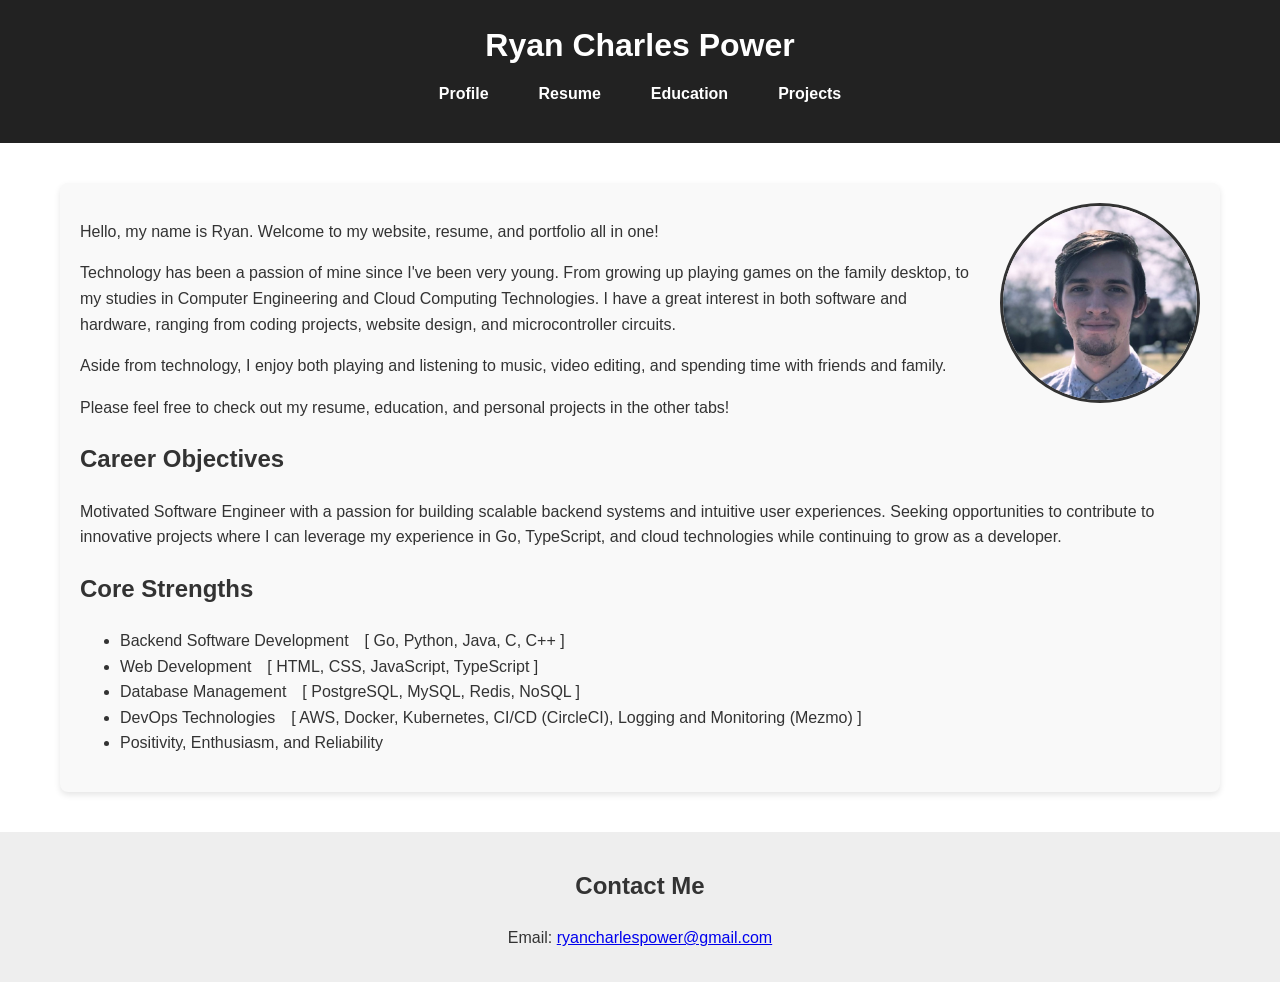
<file: index.html>
<!DOCTYPE html>
<html lang="en">

    <head>
        <meta charset="UTF-8">
        <link rel="stylesheet" href="css/styles.css">
        <title>Ryan Charles Power | Portfolio</title>

        <!-- FAVICONS -->
        <link rel="icon" type="image/png" sizes="32x32" href="resources/favicon-32x32.png">
        <link rel="icon" type="image/png" sizes="16x16" href="resources/favicon-16x16.png">
    </head>

    <body>
        <header>
            <h1>Ryan Charles Power</h1>

            <nav>
                <ul>
                    <li><a href="index.html">Profile</a></li>
                    <li><a href="resume.html">Resume</a></li>
                    <li><a href="education.html">Education</a></li>
                    <li><a href="projects.html">Projects</a></li>
                </ul>
            </nav>
        </header>

        <main>
            <section>
                <img class="right-circle" src="resources/profile_pic_2020.jpg" alt="Description of image">
                
                <p>
                    Hello, my name is Ryan. Welcome to my website, resume, and portfolio all in one!</p>
                <p>
                    Technology has been a passion of mine since I've been very young.
                    From growing up playing games on the family desktop, 
                    to my studies in Computer Engineering and Cloud Computing Technologies.
                    I have a great interest in both software and hardware, 
                    ranging from coding projects, website design, and microcontroller circuits.
                </p>
                <p>
                    Aside from technology, I enjoy both playing and listening to music, 
                    video editing, and spending time with friends and family.
                </p>
                <p>
                    Please feel free to check out my resume, education, and personal projects in the other tabs!
                </p>

                <h2>Career Objectives</h2>
                <p>
                    Motivated Software Engineer with a passion for building scalable backend systems and intuitive user experiences.
                    Seeking opportunities to contribute to innovative projects where I can leverage my experience in Go, TypeScript, 
                    and cloud technologies while continuing to grow as a developer.</p>

                <h2>Core Strengths</h2>
                <ul>
                    <li>Backend Software Development&emsp;[ Go, Python, Java, C, C++ ]</li>
                    <li>Web Development&emsp;[ HTML, CSS, JavaScript, TypeScript ]</li>
                    <li>Database Management&emsp;[ PostgreSQL, MySQL, Redis, NoSQL ]</li>
                    <li>DevOps Technologies&emsp;[ AWS, Docker, Kubernetes, CI/CD (CircleCI), Logging and Monitoring (Mezmo) ]</li>
                    <li>Positivity, Enthusiasm, and Reliability</li>
                </ul>
            </section>
        </main>

        <footer>
            <h2>Contact Me</h2>
            <p>Email: <a href="mailto:ryancharlespower@gmail.com">ryancharlespower@gmail.com</a></p>
        </footer>
    </body>
</html>
</file>
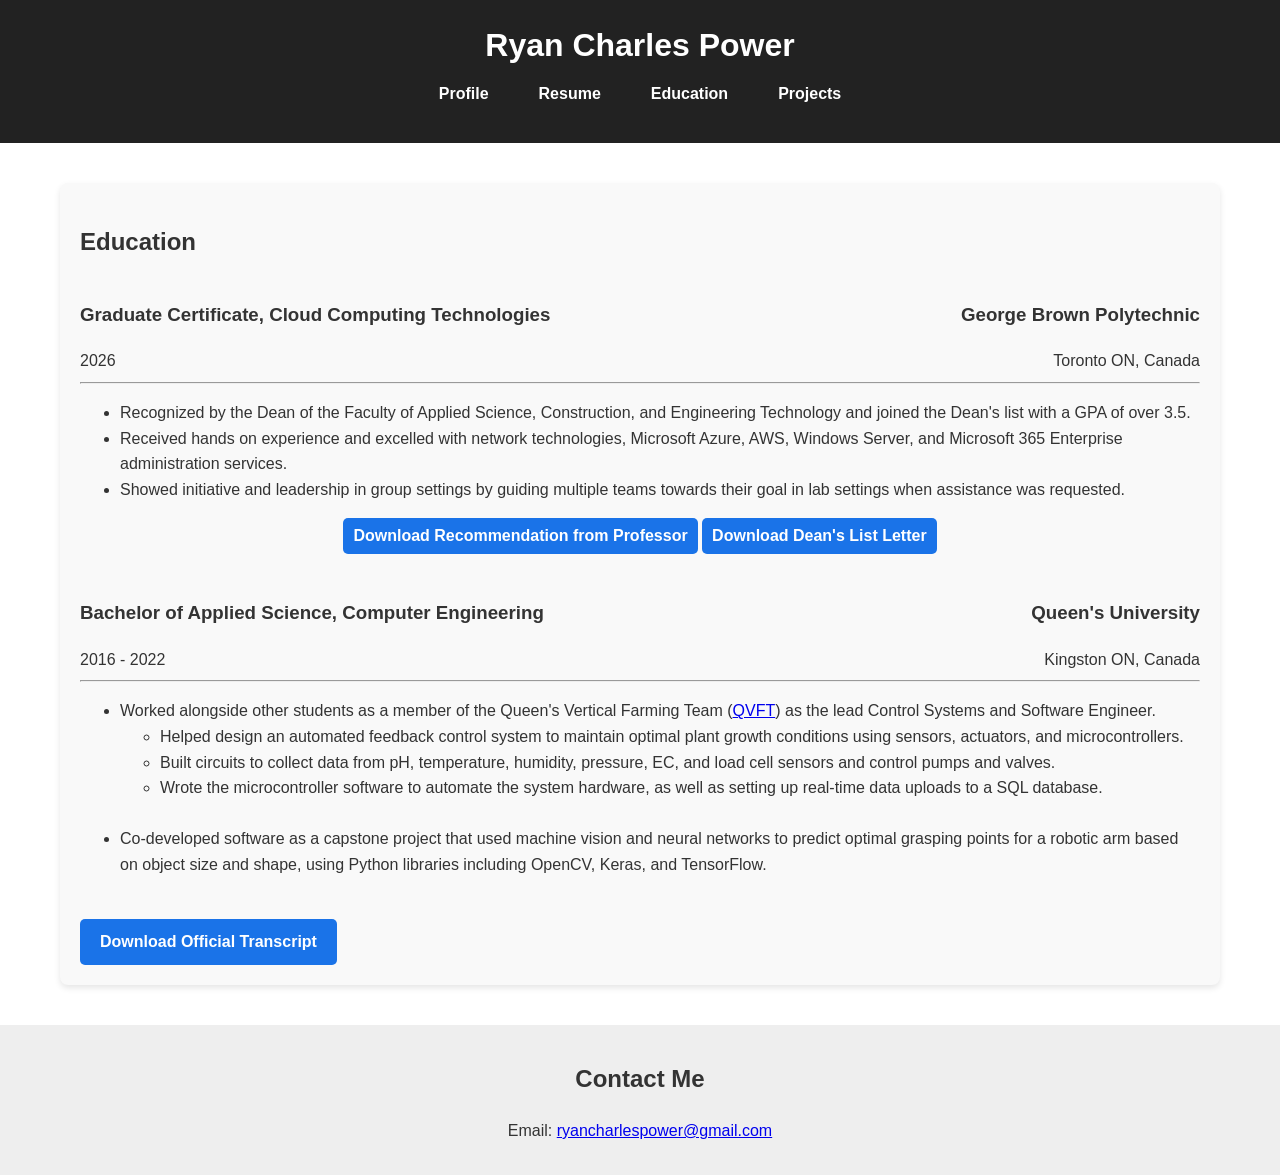
<file: education.html>
<!DOCTYPE html>
<html lang="en">

    <head>
        <meta charset="UTF-8">
        <link rel="stylesheet" href="css/styles.css">
        <title>Ryan Charles Power | Portfolio</title>

        <!-- FAVICONS -->
        <link rel="icon" type="image/png" sizes="32x32" href="resources/favicon-32x32.png">
        <link rel="icon" type="image/png" sizes="16x16" href="resources/favicon-16x16.png">
    </head>

    <body>
        <header>
            <h1>Ryan Charles Power</h1>

            <nav>
                <ul>
                    <li><a href="index.html">Profile</a></li>
                    <li><a href="resume.html">Resume</a></li>
                    <li><a href="education.html">Education</a></li>
                    <li><a href="projects.html">Projects</a></li>
                </ul>
            </nav>
        </header>

        <main>
            <section>
                <h2>Education</h2>

                <!--George Brown Polytechnic-->
                <div class="container">
                    <div class="left-text"><h3>Graduate Certificate, Cloud Computing Technologies</h3></div>
                    <div class="right-text"><h3>George Brown Polytechnic</h3></div>
                </div>
                <div class="container">
                    <div class="left-text">2026</div>
                    <div class="right-text">Toronto ON, Canada</div>
                </div>
                <hr>
                <ul>
                    <li>Recognized by the Dean of the Faculty of Applied Science, Construction, and Engineering Technology and joined the Dean's list with a GPA of over 3.5.</li>
                    <li>Received hands on experience and excelled with network technologies, Microsoft Azure, AWS, Windows Server, and Microsoft 365 Enterprise administration services.</li>
                    <li>Showed initiative and leadership in group settings by guiding multiple teams towards their goal in lab settings when assistance was requested.</li>
                </ul>
                <div class="reference_div_center">
                    <a href="resources/Recommendation_Letter_George.pdf" download class="reference_button" target="_blank" rel="noopener noreferrer">Download Recommendation from Professor</a>
                    <a href="resources/GeorgeBrown_Deans_List_Letter.pdf" download class="reference_button" target="_blank" rel="noopener noreferrer">Download Dean's List Letter</a>
                </div>

                <!--Queen's University-->
                <br>
                <div class="container">
                    <div class="left-text"><h3>Bachelor of Applied Science, Computer Engineering</h3></div>
                    <div class="right-text"><h3>Queen's University</h3></div>
                </div>
                <div class="container">
                    <div class="left-text">2016 - 2022</div>
                    <div class="right-text">Kingston ON, Canada</div>
                </div>
                <hr>
                <ul>
                    <li>Worked alongside other students as a member of the Queen's Vertical Farming Team (<a href="https://qvft.ca/" target="_blank" rel="noopener noreferrer">QVFT</a>) as the lead Control Systems and Software Engineer. 
                    <ul>
                        <li>Helped design an automated feedback control system to maintain optimal plant growth conditions using sensors, actuators, and microcontrollers.</li>
                        <li>Built circuits to collect data from pH, temperature, humidity, pressure, EC, and load cell sensors and control pumps and valves.</li>
                        <li>Wrote the microcontroller software to automate the system hardware, as well as setting up real-time data uploads to a SQL database.</li>
                    </ul>
                    </li>
                    <br>
                    <li>Co-developed software as a capstone project that used machine vision and neural networks to predict optimal grasping points for a robotic arm based on object size and shape, using Python libraries including OpenCV, Keras, and TensorFlow.</li>
                </ul>
                <br>
                <a href="resources/Queens_Transcript.pdf" download class="resume_button" target="_blank" rel="noopener noreferrer">Download Official Transcript</a>
            </section>
        </main>

        <footer>
            <h2>Contact Me</h2>
            <p>Email: <a href="mailto:ryancharlespower@gmail.com">ryancharlespower@gmail.com</a></p>
        </footer>
    </body>
</html>
</file>
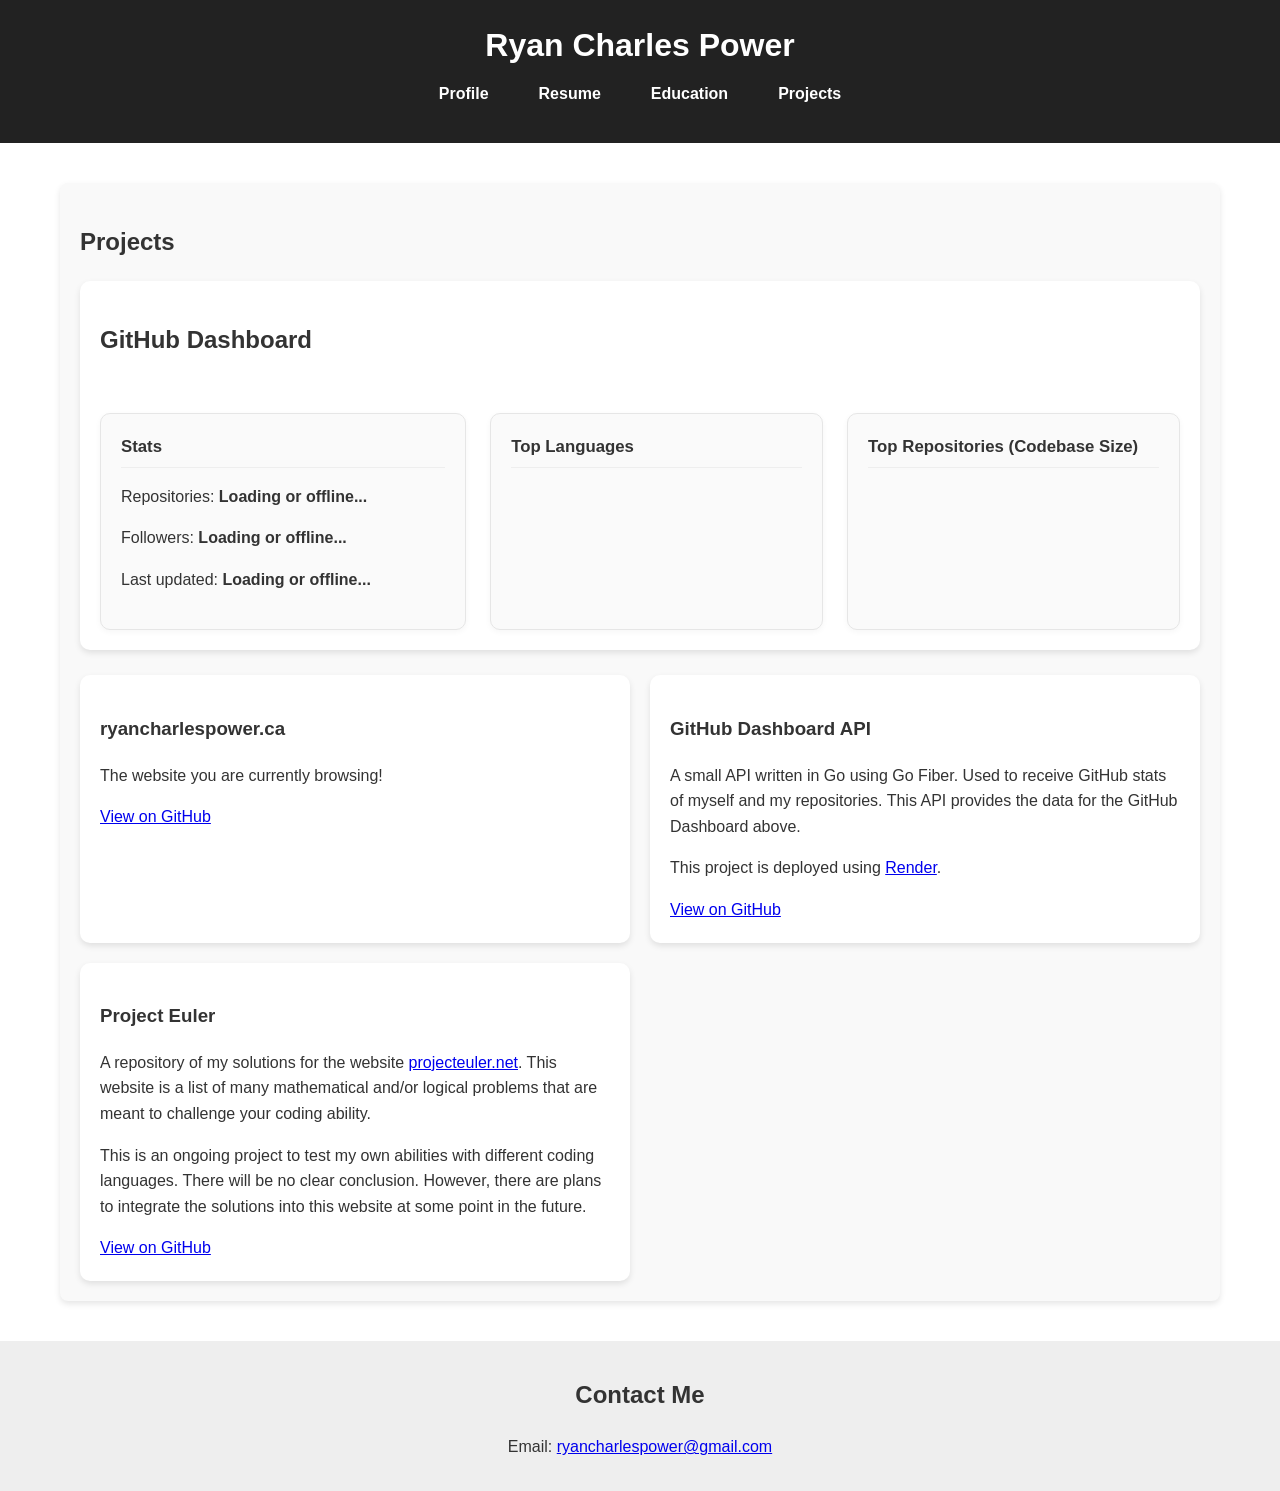
<file: projects.html>
<!DOCTYPE html>
<html lang="en">

    <head>
        <meta charset="UTF-8">
        <link rel="stylesheet" href="css/styles.css">
        <title>Ryan Charles Power | Portfolio</title>

        <!-- FAVICONS -->
        <link rel="icon" type="image/png" sizes="32x32" href="resources/favicon-32x32.png">
        <link rel="icon" type="image/png" sizes="16x16" href="resources/favicon-16x16.png">
    </head>

    <body>
        <header>
            <h1>Ryan Charles Power</h1>

            <nav>
                <ul>
                    <li><a href="index.html">Profile</a></li>
                    <li><a href="resume.html">Resume</a></li>
                    <li><a href="education.html">Education</a></li>
                    <li><a href="projects.html">Projects</a></li>
                </ul>
            </nav>
        </header>

        <main>
            <section>
                <h2>Projects</h2>

                <div class="project-card">
                    <h2>GitHub Dashboard</h2>

                    <div class="github-profile">
                        <img id="avatar" class="github-avatar">
                        <div>
                            <a href="https://github.com/ryan-charles-power">
                                <h3 id="username" href=""></h3>
                            </a>
                            <p id="bio"></p>
                        </div>
                    </div>

                    <div class="dashboard-container">
                        <div class="dashboard-card">
                            <h3>Stats</h3>
                            <p>Repositories: <span id="repos">Loading or offline...</span></p>
                            <p>Followers: <span id="followers">Loading or offline...</span></p>
                            <p>Last updated: <span id="lastUpdated">Loading or offline...</span></p>
                        </div>

                        <div class="dashboard-card">
                            <h3>Top Languages</h3>
                            <ul id="languages"></ul>
                        </div>

                        <div class="dashboard-card">
                            <h3>Top Repositories (Codebase Size)</h3>
                            <ul id="reposList"></ul>
                        </div>
                    </div>
                </div>
                <script src="js/github.js"></script>
                <br>

                <div class="projects-grid">
                    <div class="project-card">
                        <h3>ryancharlespower.ca</h3>
                        <p>The website you are currently browsing!</p>
                        <a href="https://github.com/ryan-charles-power/ryancharlespower.ca" target="_blank">View on GitHub</a>
                    </div>

                    <div class="project-card">
                       <h3>GitHub Dashboard API</h3>
                        <p>
                            A small API written in Go using Go Fiber. 
                            Used to receive GitHub stats of myself and my repositories. 
                            This API provides the data for the GitHub Dashboard above.
                        </p>
                        <p>
                            This project is deployed using <a href="https://render.com/" target="_blank">Render</a>.
                        </p>
                        <a href="https://github.com/ryan-charles-power/ryan-github-api" target="_blank">View on GitHub</a>
                    </div>

                    <div class="project-card">
                        <h3>Project Euler</h3>
                        <p>
                            A repository of my solutions for the website <a href="https://projecteuler.net/" target="_blank" rel="noopener noreferrer">projecteuler.net</a>. 
                            This website is a list of many mathematical and/or logical problems that are meant to challenge your coding ability.
                        </p>
                        <p>
                            This is an ongoing project to test my own abilities with different coding languages.
                            There will be no clear conclusion. However, there are plans to integrate the solutions into this website at some point in the future.
                        </p>
                        <a href="https://github.com/ryan-charles-power/project-euler" target="_blank">View on GitHub</a>
                    </div>
                </div>
            </section>
        </main>

        <footer>
            <h2>Contact Me</h2>
            <p>Email: <a href="mailto:ryancharlespower@gmail.com">ryancharlespower@gmail.com</a></p>
        </footer>
    </body>
</html>
</file>
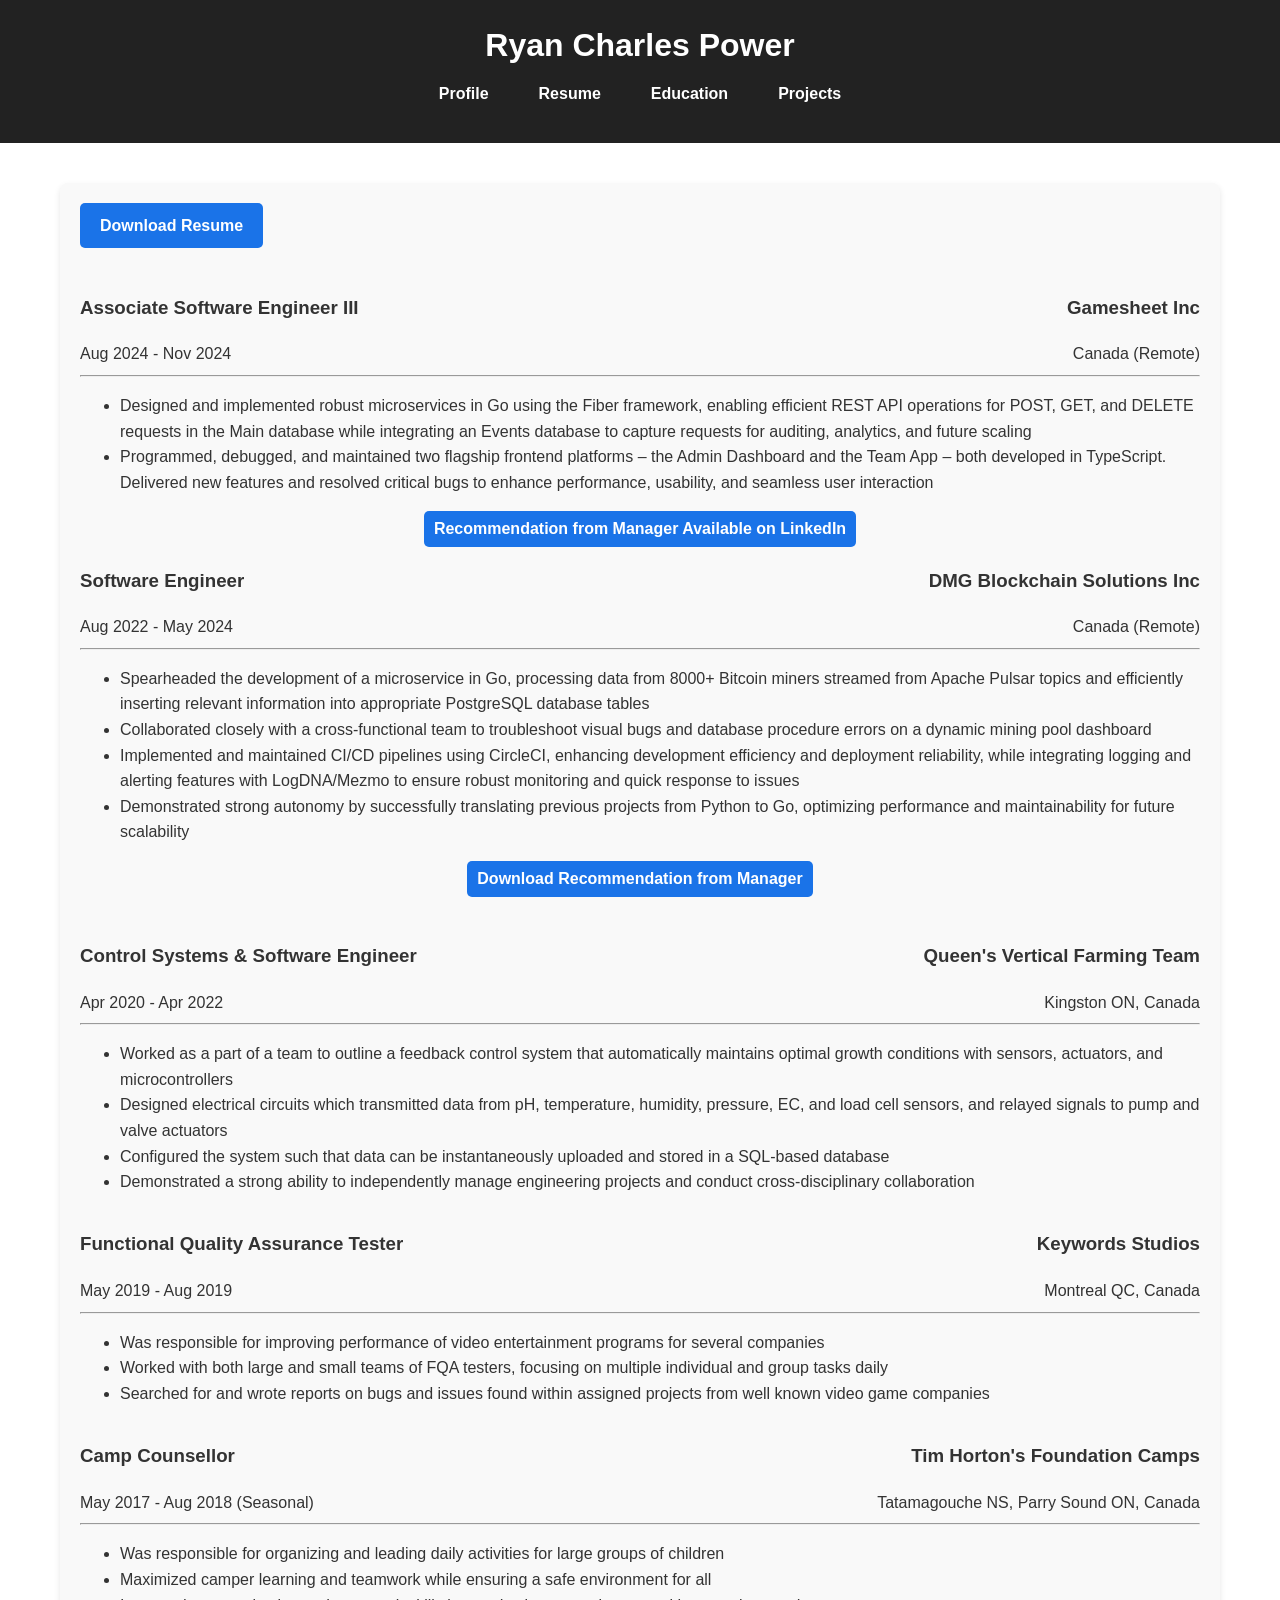
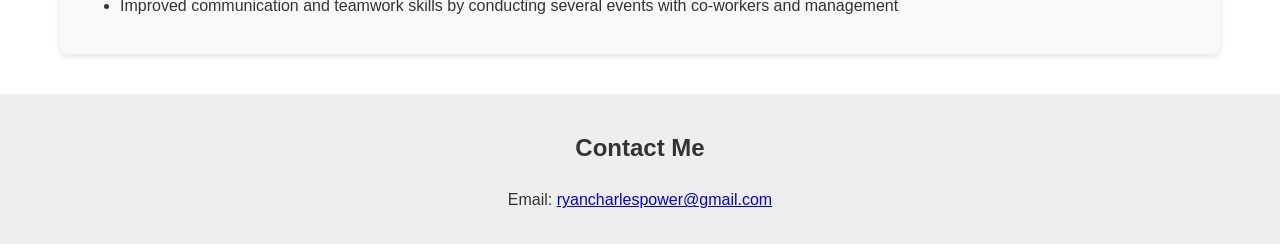
<file: resume.html>
<!DOCTYPE html>
<html lang="en">

    <head>
        <meta charset="UTF-8">
        <link rel="stylesheet" href="css/styles.css">
        <title>Ryan Charles Power | Portfolio</title>

        <!-- FAVICONS -->
        <link rel="icon" type="image/png" sizes="32x32" href="resources/favicon-32x32.png">
        <link rel="icon" type="image/png" sizes="16x16" href="resources/favicon-16x16.png">
    </head>

    <body>
        <header>
            <h1>Ryan Charles Power</h1>

            <nav>
                <ul>
                    <li><a href="index.html">Profile</a></li>
                    <li><a href="resume.html">Resume</a></li>
                    <li><a href="education.html">Education</a></li>
                    <li><a href="projects.html">Projects</a></li>
                </ul>
            </nav>
        </header>

        <main>
            <section>
                <a href="resources/Ryan_Power_Resume_2026.pdf" download class="resume_button" target="_blank" rel="noopener noreferrer">Download Resume</a>
                <br><br>

                <!--Gamesheet Inc-->
                <div class="container">
                    <div class="left-text"><h3>Associate Software Engineer III</h3></div>
                    <div class="right-text"><h3>Gamesheet Inc</h3></div>
                </div>
                <div class="container">
                    <div class="left-text">Aug 2024 - Nov 2024</div>
                    <div class="right-text">Canada (Remote)</div>
                </div>
                <hr>
                <ul>
                    <li>Designed and implemented robust microservices in Go using the Fiber framework, enabling efficient REST API operations for POST, GET, and DELETE 
                        requests in the Main database while integrating an Events database to capture requests for auditing, analytics, and future scaling</li>
                    <li>Programmed, debugged, and maintained two flagship frontend platforms – the Admin Dashboard and the Team App – both developed in TypeScript. 
                        Delivered new features and resolved critical bugs to enhance performance, usability, and seamless user interaction</li>
                </ul>
                <div class="reference_div_center">
                    <a href="https://www.linkedin.com/in/ryancharlespower/" class="reference_button" target="_blank" rel="noopener noreferrer">Recommendation from Manager Available on LinkedIn</a>
                </div>

                <!--DMG Blockchain Solutions Ince-->
                <div class="container">
                    <div class="left-text"><h3>Software Engineer</h3></div>
                    <div class="right-text"><h3>DMG Blockchain Solutions Inc</h3></div>
                </div>
                <div class="container">
                    <div class="left-text">Aug 2022 - May 2024</div>
                    <div class="right-text">Canada (Remote)</div>
                </div>
                <hr>
                <ul>
                    <li>Spearheaded the development of a microservice in Go, processing data from 8000+ Bitcoin miners streamed from Apache Pulsar topics and efficiently inserting relevant information into appropriate PostgreSQL database tables</li>
                    <li>Collaborated closely with a cross-functional team to troubleshoot visual bugs and database procedure errors on a dynamic mining pool dashboard</li>
                    <li>Implemented and maintained CI/CD pipelines using CircleCI, enhancing development efficiency and deployment reliability, 
                        while integrating logging and alerting features with LogDNA/Mezmo to ensure robust monitoring and quick response to issues</li>
                    <li>Demonstrated strong autonomy by successfully translating previous projects from Python to Go, optimizing performance and maintainability for future scalability</li>
                </ul>
                <div class="reference_div_center">
                    <a href="resources/Recommendation_Letter_DMG.pdf" download class="reference_button" target="_blank" rel="noopener noreferrer">Download Recommendation from Manager</a>
                </div>
                <br>

                <!--QVFT-->
                <div class="container">
                    <div class="left-text"><h3>Control Systems & Software Engineer</h3></div>
                    <div class="right-text"><h3>Queen's Vertical Farming Team</h3></div>
                </div>
                <div class="container">
                    <div class="left-text">Apr 2020 - Apr 2022</div>
                    <div class="right-text">Kingston ON, Canada</div>
                </div>
                <hr>
                <ul>
                    <li>Worked as a part of a team to outline a feedback control system that automatically maintains optimal growth conditions with sensors, actuators, and microcontrollers</li>
                    <li>Designed electrical circuits which transmitted data from pH, temperature, humidity, pressure, EC, and load cell sensors, and relayed signals to pump and valve actuators</li>
                    <li>Configured the system such that data can be instantaneously uploaded and stored in a SQL-based database</li>
                    <li>Demonstrated a strong ability to independently manage engineering projects and conduct cross-disciplinary collaboration</li>
                </ul>

                <!--Keywords Studios-->
                <div class="container">
                    <div class="left-text"><h3>Functional Quality Assurance Tester</h3></div>
                    <div class="right-text"><h3>Keywords Studios</h3></div>
                </div>
                <div class="container">
                    <div class="left-text">May 2019 - Aug 2019</div>
                    <div class="right-text">Montreal QC, Canada</div>
                </div>
                <hr>
                <ul>
                    <li>Was responsible for improving performance of video entertainment programs for several companies</li>
                    <li>Worked with both large and small teams of FQA testers, focusing on multiple individual and group tasks daily</li>
                    <li>Searched for and wrote reports on bugs and issues found within assigned projects from well known video game companies</li>
                </ul>

                <!--THFC-->
                <div class="container">
                    <div class="left-text"><h3>Camp Counsellor</h3></div>
                    <div class="right-text"><h3>Tim Horton's Foundation Camps</h3></div>
                </div>
                <div class="container">
                    <div class="left-text">May 2017 - Aug 2018 (Seasonal)</div>
                    <div class="right-text">Tatamagouche NS, Parry Sound ON, Canada</div>
                </div>
                <hr>
                <ul>
                    <li>Was responsible for organizing and leading daily activities for large groups of children</li>
                    <li>Maximized camper learning and teamwork while ensuring a safe environment for all</li>
                    <li>Improved communication and teamwork skills by conducting several events with co-workers and management</li>
                </ul>
            </section>
        </main>

        <footer>
            <h2>Contact Me</h2>
            <p>Email: <a href="mailto:ryancharlespower@gmail.com">ryancharlespower@gmail.com</a></p>
        </footer>
    </body>
</html>
</file>
<file: css/styles.css>
/* Reset default browser styles */
* {
    box-sizing: border-box;
}

body {
    margin: 0;
    font-family: 'Roboto', sans-serif;
    color: #333;
    line-height: 1.6;
}

/* Header */
header {
    background-color: #222;
    color: white;
    padding: 20px;
    text-align: center;
    display: flex;
    flex-direction: column;
    align-items: center;
    position: sticky;
    top: 0;
    z-index: 100;
}

header h1 {
    margin: 0;
}

/* Navigation */
nav ul {
    list-style: none;
    padding: 0;
    display: flex;
    gap: 20px;
    margin-top: 10px;
}

nav li {
    display: inline;
    margin: 0 15px;
}

nav a {
    color: white;
    text-decoration: none;
    font-weight: bold;
    transition: color 0.3s ease, transform 0.3s ease;
}

nav a:hover {
    text-decoration: underline;
    color: #f57c00; /* orange accent */
    transform: scale(1.1)
}

/* Main content */
main {
    padding: 40px;
    max-width: 1200px;
    margin: auto;
    padding: 40px 20px;
}

/* Sections */
section {
    background: #f9f9f9;
    padding: 20px;
    border-radius: 8px;
    box-shadow: 0 3px 6px rgba(0,0,0,0.1);
}

/* Footer */
footer {
    text-align: center;
    padding: 15px;
    background: #eee;
}

.resume_button {
    background: #1a73e8;
    color: white;
    padding: 10px 20px;
    border-radius: 5px;
    text-decoration: none;
    font-weight: bold;
    display: inline-block;
    transition: background 0.3s ease;
}

.resume_button:hover {
    background: #155ab6;
}

.reference_button {
    background: #1a73e8;
    color: white;
    padding: 5px 10px;
    border-radius: 5px;
    text-decoration: none;
    font-weight: bold;
    display: inline-block;
    transition: background 0.3s ease;
}

.reference_button:hover {
    background: #155ab6;
}

.reference_div_center {
    text-align: center;
}

.projects-grid {
    display: grid;
    grid-template-columns: repeat(2, minmax(250px, 1fr));
    gap: 20px;
}

.project-card {
    background: #fff;
    padding: 20px;
    border-radius: 10px;
    box-shadow: 0 3px 6px rgba(0,0,0,0.1);
    transition: transform 0.3s ease, box-shadow 0.3s ease;
}

.project-card:hover {
    transform: translateY(-5px);
    box-shadow: 0 8px 20px rgba(0,0,0,0.2);
}

.container {
    display: flex;
    justify-content: space-between;
    width: 100%; /* Ensure the container spans the full width */
}

.left-text {
    /* Optional: ensures left alignment if the container's text-align property is different */
    text-align: left; 
}

.right-text {
    /* Optional: ensures right alignment if the container's text-align property is different */
    text-align: right;
}

.right-circle {
  /* 1. Ensure the image is a perfect square for a perfect circle */
  width: 200px;
  height: 200px; 

  /* 2. Apply border-radius to create the circle shape */
  border-radius: 50%; 

  /* 3. Float the image to the right side of its container */
  float: right; 

  /* 4. Optional: Add some margin for spacing between the image and surrounding text */
  margin-left: 20px;
  margin-bottom: 10px;
  
  /* 5. Optional: Ensure the image covers the circle area nicely */
  object-fit: cover; 

  border: 3px solid #333
}

#dev-dashboard {
    margin-top: 40px;
}

.dashboard-container {
    display: grid;
    grid-template-columns: 1.1fr 1fr 1fr;
    gap: 24px;
    margin-top: 15px;
}

.dashboard-card {
    background: #fafafa;
    border: 1px solid #e6e6e6;
    border-radius: 10px;
    padding: 20px;
    box-shadow: 0 2px 6px rgba(0,0,0,0.04);
    transition: transform 0.15s ease, box-shadow 0.15s ease;
}

.dashboard-card:hover {
    transform: translateY(-2px);
    box-shadow: 0 6px 14px rgba(0,0,0,0.08);
}

.dashboard-card h3 {
    margin-top: 0;
    margin-bottom: 12px;
    font-size: 1.05rem;
    color: #333;
    border-bottom: 1px solid #eee;
    padding-bottom: 6px;
}

.dashboard-card ul {
    list-style: none;
    padding: 0;
    margin: 0;
}

.dashboard-card li {
    padding: 4px 0;
    font-size: 0.95rem;
}

.dashboard-card span {
    font-weight: 600;
}

.repo-star {
    color: #f4b400;
    margin-left: 4px;
}

.language-bar {
    display: flex;
    align-items: center;
    margin-bottom: 6px;
}

.language-name {
    width: 90px;
    font-size: 0.9rem;
    flex-shrink: 0;
    text-align: right;
    margin-right: 10px;
}

.language-graph {
    height: 10px;
    background: #eee;
    flex-grow: 1;
    border-radius: 4px;
    overflow: hidden;
}

.language-number {
    width: 55px;
    text-align: left;
    font-family: 'Courier New', monospace;
    font-size: 0.85rem;
    margin-left: 10px;
    flex-shrink: 0;
}

.language-fill {
    height: 100%;
    background: #f57c00;
}

.github-profile {
    display: flex;
    align-items: center;
    gap: 15px;
    margin-bottom: 15px;
}

.github-avatar {
    width: 60px;
    border-radius: 50%;
}
</file>
